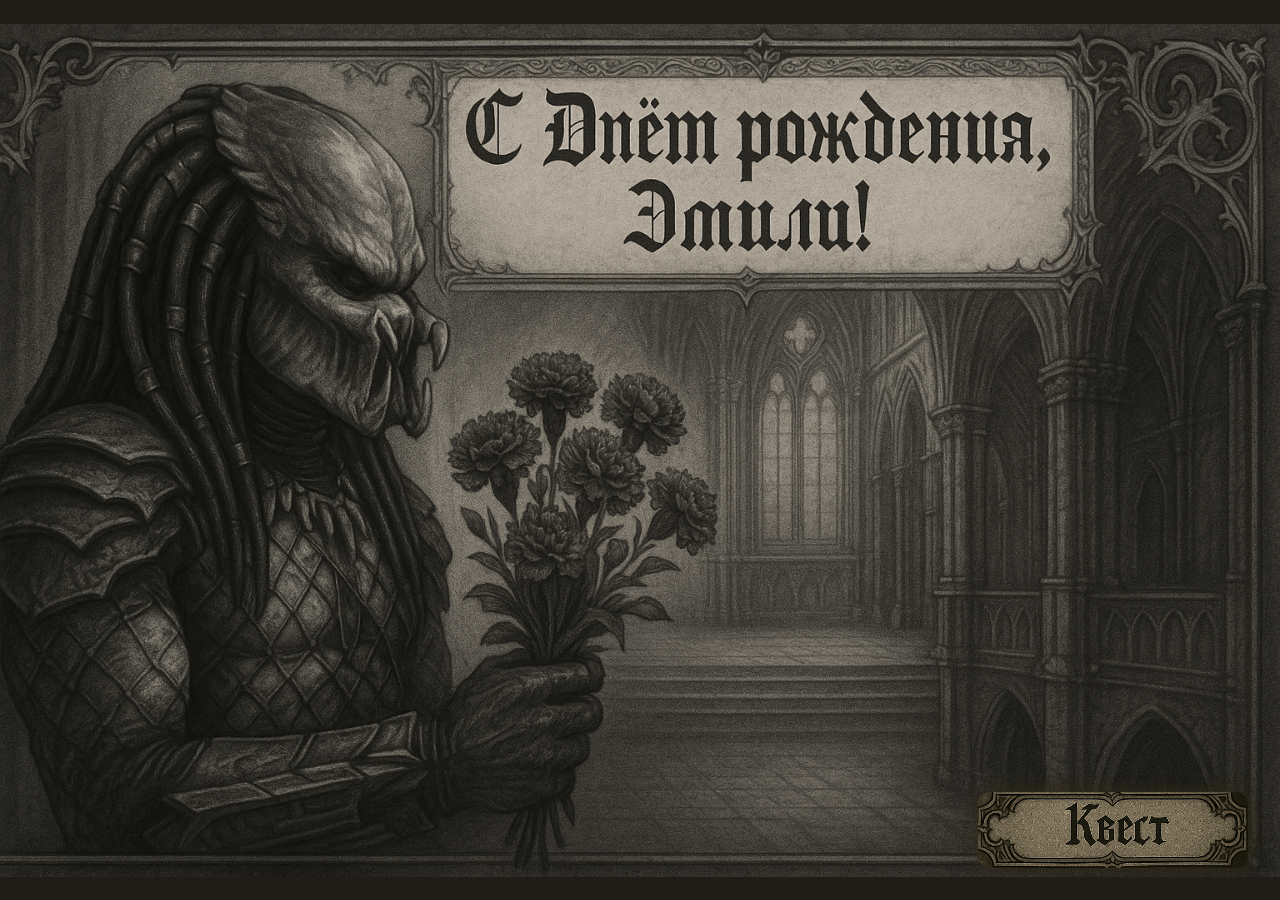
<file: index.html>
<!DOCTYPE html>
<html lang="ru">
<head>
  <meta charset="UTF-8">
  <meta name="viewport" content="width=device-width,initial-scale=1">
  <title>С Днём Рождения, Эмили!</title>
  <style>
    html, body {
      height: 100%;
      width: 100%;
      margin: 0;
      padding: 0;
      box-sizing: border-box;
    }
    body {
      position: relative;
      width: 100vw;
      height: 100vh;
      min-height: 100vh;
      min-width: 100vw;
      overflow: hidden;
      background: #23201a url('bg.png') no-repeat center center fixed;
      background-size: contain;
      font-family: 'UnifrakturCook', 'Times New Roman', serif;
      touch-action: manipulation;
      -webkit-touch-callout: none;
      -webkit-tap-highlight-color: transparent;
    }
    .overlay {
      position: fixed;
      top: 0;
      left: 0;
      width: 100vw;
      height: 100vh;
      background: rgba(0,0,0,0.07);
      pointer-events: none;
      z-index: 1;
    }
    .quest-btn {
      position: fixed;
      right: 32px;
      bottom: 32px;
      z-index: 10;
      background: none;
      border: none;
      padding: 0;
      cursor: pointer;
      transition: transform 0.12s;
      user-select: none;
      -webkit-user-select: none;
      -webkit-tap-highlight-color: transparent;
    }
    .quest-btn img {
      display: block;
      width: 270px;
      height: auto;
      max-width: 40vw;
      box-shadow: 0 0 14px #372c17;
      border-radius: 12px;
      transition: box-shadow 0.12s, filter 0.12s;
      filter: brightness(0.94) sepia(0.09);
      pointer-events: auto;
      user-select: none;
      -webkit-user-select: none;
    }
    .quest-btn:active img,
    .quest-btn:hover img {
      box-shadow: 0 0 32px #bbaa77;
      filter: brightness(1.08) sepia(0.02);
    }
    @media (max-width: 600px) {
      .quest-btn {
        right: 4vw;
        bottom: 4vw;
      }
      .quest-btn img {
        width: 44vw;
        min-width: 110px;
        max-width: 70vw;
      }
    }
    @media (max-height: 500px) and (max-width: 700px) {
      .quest-btn img {
        width: 34vw;
        min-width: 85px;
        max-width: 50vw;
      }
    }
    @media (orientation: landscape) and (max-height: 400px) {
      .quest-btn {
        bottom: 2vw;
        right: 2vw;
      }
      .quest-btn img {
        width: 18vw;
        min-width: 80px;
        max-width: 36vw;
      }
    }
  </style>
  <link href="https://fonts.googleapis.com/css2?family=UnifrakturCook:wght@700&display=swap" rel="stylesheet">
</head>
<body>
  <div class="overlay"></div>
  <a href="quest.html" class="quest-btn">
    <img src="quest.png" alt="Квест">
  </a>
</body>
</html>
</file>
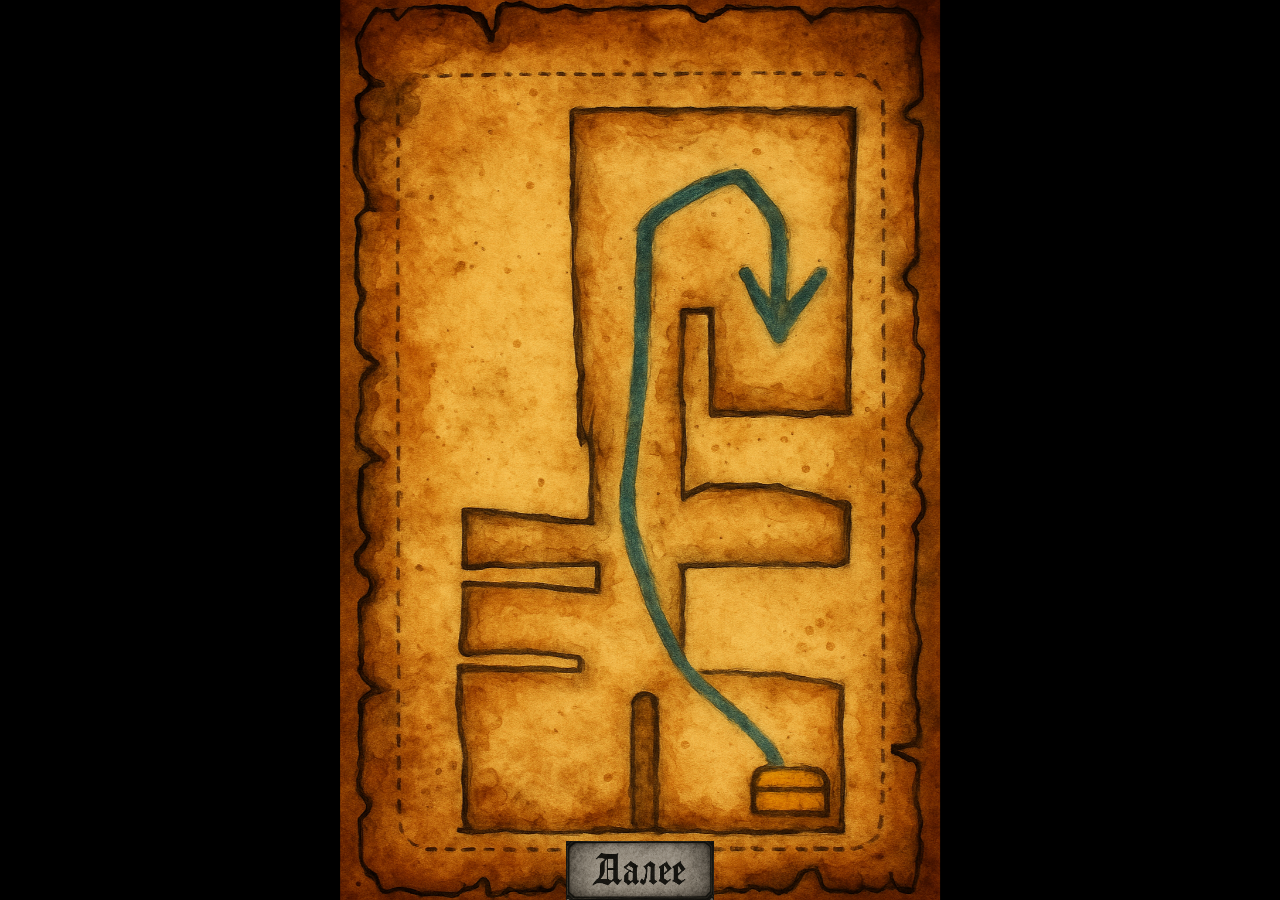
<file: quest.html>
<!DOCTYPE html>
<html lang="ru">
<head>
  <meta charset="UTF-8">
  <title>Quest Map</title>
  <style>
    html, body {
      height: 100%;
      margin: 0;
      padding: 0;
    }
    body {
      width: 100vw;
      height: 100vh;
      min-height: 100vh;
      min-width: 100vw;
      overflow: hidden;
      background: #000;
      position: relative;
    }
    .bg {
      position: fixed;
      top: 0; left: 0;
      width: 100vw; height: 100vh;
      object-fit: contain;   /* Вот ключевой момент */
      z-index: 0;
      pointer-events: none;  /* Не мешает кликам по кнопке */
    }
    .next-btn {
      position: fixed;
      left: 50%;
      bottom: 0;
      transform: translateX(-50%);
      z-index: 1;
      cursor: pointer;
      width: 150px;
      height: 59px;
      object-fit: contain;
      margin-bottom: 0;
      transition: filter 0.15s, transform 0.1s;
    }
    .next-btn:hover {
      filter: brightness(1.15);
      transform: translateX(-50%) scale(1.05);
    }
  </style>
</head>
<body>
  <img class="bg" src="quest01.png" alt="Quest Map">
  <a href="quest2.html">
    <img class="next-btn" src="next.png" alt="Далее">
  </a>
</body>
</html>
</file>
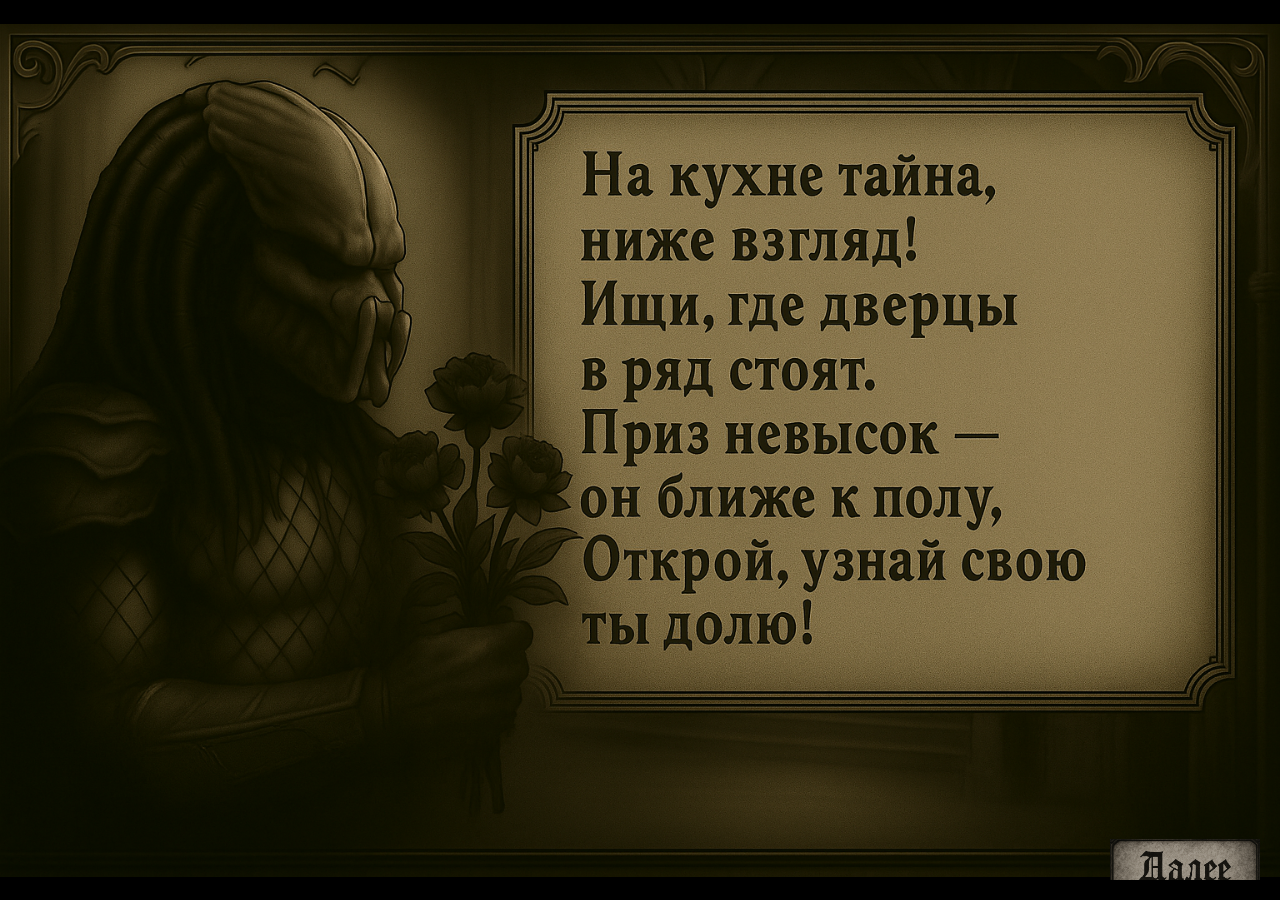
<file: quest2.html>
<!DOCTYPE html>
<html lang="ru">
<head>
  <meta charset="UTF-8">
  <title>Квест — фон + кнопка</title>
  <style>
    html, body {
      margin: 0;
      padding: 0;
      height: 100%;
      position: relative; /* для абсолютного позиционирования элемента внутри body */
    }
    body {
      background-image: url('quest02.png');
      background-repeat: no-repeat;
      background-position: center center;
      background-size: contain; /* или cover, при необходимости */
      background-color: #000;
    }
    /* Стили для кнопки-ссылки */
    .next-button {
      position: absolute;
      right: 20px;    /* отступ от правого края */
      bottom: 20px;   /* отступ от нижнего края */
      display: block;
      width: 150px;
      height: 59px;
      text-indent: -9999px; /* скрываем текст, если он будет */
      overflow: hidden;
    }
    .next-button img {
      width: 100%;
      height: 100%;
      display: block;
    }
  </style>
</head>
<body>

  <a href="quest3.html" class="next-button">
    Перейти дальше
    <img src="next.png" alt="Далее">
  </a>

</body>
</html>
</file>
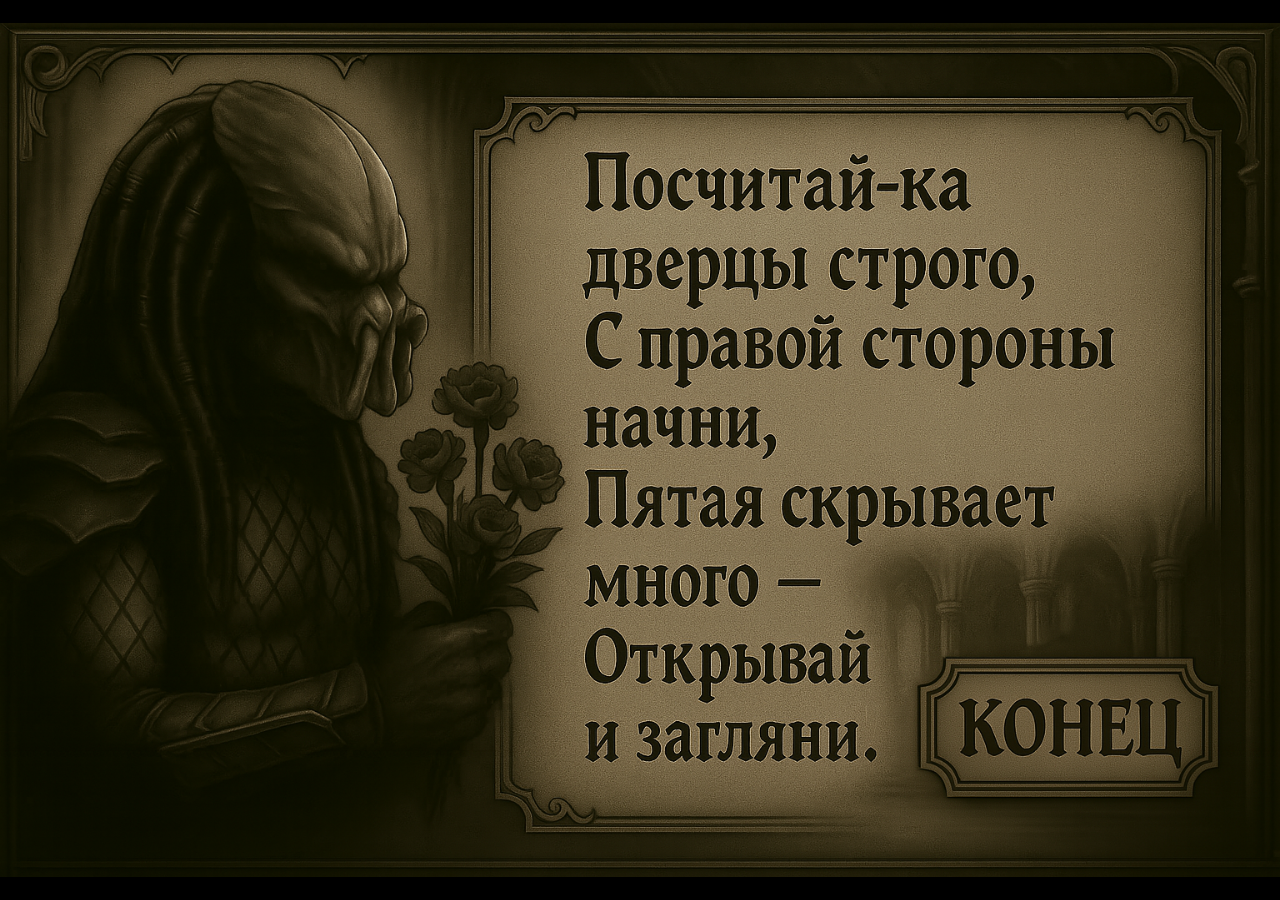
<file: quest3.html>
<!DOCTYPE html>
<html lang="ru">
<head>
  <meta charset="UTF-8">
  <title>Изображение Квест</title>
  <style>
    /* Убираем отступы и центрируем изображение */
    html, body {
      margin: 0;
      padding: 0;
      height: 100%;
      display: flex;
      justify-content: center;
      align-items: center;
      background-color: #000; /* можно убрать или заменить на другой фон */
    }
    img {
      max-width: 100%;
      max-height: 100%;
      object-fit: contain;
      display: block;
    }
  </style>
</head>
<body>
  <img src="quest03.png" alt="Квест-подсказка">
</body>
</html>
</file>
